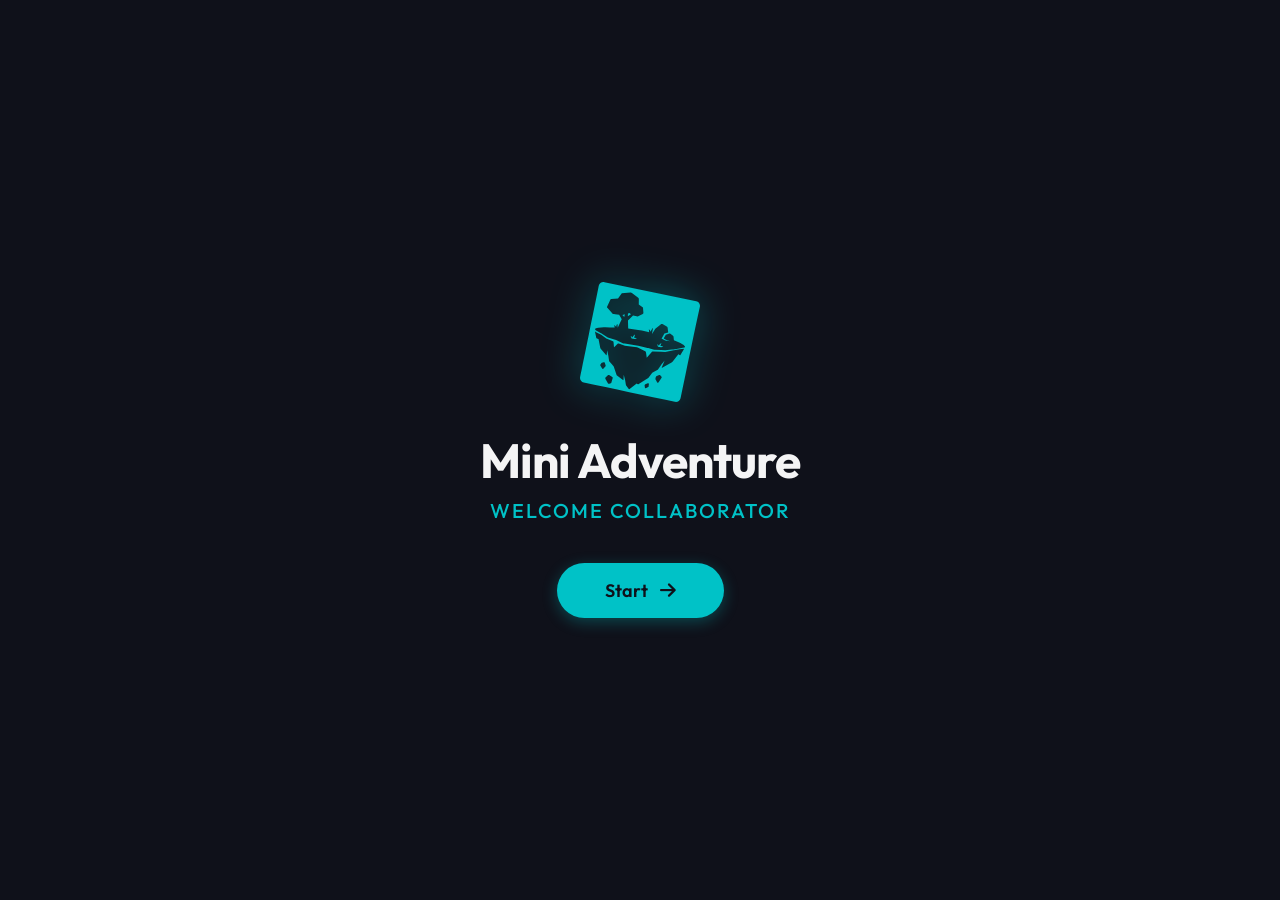
<file: index.html>
<!DOCTYPE html>
<html lang="en">
<head>
    <meta charset="UTF-8">
    <meta name="viewport" content="width=device-width, initial-scale=1.0">
    <title>Mini Adventure - Internal Hub</title>
    <link rel="stylesheet" href="style.css">
    <link rel="preconnect" href="https://fonts.googleapis.com">
    <link rel="preconnect" href="https://fonts.gstatic.com" crossorigin>
    <link href="https://fonts.googleapis.com/css2?family=Outfit:wght@300;400;500;600;700&display=swap" rel="stylesheet">
    <link rel="stylesheet" href="https://cdnjs.cloudflare.com/ajax/libs/font-awesome/6.4.0/css/all.min.css">
    <link rel="icon" type="image/svg+xml" href="favicon.svg">
    <style>
        body {
            display: flex;
            align-items: center;
            justify-content: center;
            height: 100vh;
            background: var(--bg-dark);
            font-family: 'Outfit', sans-serif;
            margin: 0;
            padding: 0;
            overflow: hidden;
        }
        .welcome-card {
            text-align: center;
            animation: fadeIn 0.8s ease-out;
        }
        .welcome-logo {
            width: 120px;
            height: 120px;
            margin-bottom: 24px;
            filter: drop-shadow(0 0 20px rgba(0, 194, 199, 0.4));
        }
        .welcome-title {
            color: var(--text-main);
            font-size: 48px;
            font-weight: 700;
            margin-bottom: 8px;
            letter-spacing: -1px;
        }
        .welcome-subtitle {
            color: var(--primary);
            font-size: 20px;
            font-weight: 500;
            margin-bottom: 40px;
            text-transform: uppercase;
            letter-spacing: 2px;
        }
        .start-btn {
            background: var(--primary);
            color: var(--bg-dark);
            border: none;
            padding: 16px 48px;
            border-radius: 50px;
            font-size: 18px;
            font-weight: 600;
            cursor: pointer;
            text-decoration: none;
            display: inline-flex;
            align-items: center;
            gap: 12px;
            transition: all 0.3s ease;
            box-shadow: 0 4px 15px rgba(0, 194, 199, 0.3);
        }
        .start-btn:hover {
            transform: translateY(-3px) scale(1.02);
            box-shadow: 0 8px 25px rgba(0, 194, 199, 0.5);
            background: var(--primary-hover);
        }
        @keyframes fadeIn {
            from { opacity: 0; transform: translateY(20px); }
            to { opacity: 1; transform: translateY(0); }
        }
    </style>
</head>
<body>
    <div class="welcome-card">
        <img src="favicon.svg" alt="Mini Adventure Logo" class="welcome-logo">
        <h1 class="welcome-title">Mini Adventure</h1>
        <p class="welcome-subtitle">Welcome Collaborator</p>
        
        <a href="dashboard.html" class="start-btn">
            Start <i class="fa-solid fa-arrow-right"></i>
        </a>
    </div>
</body>
</html>
</file>
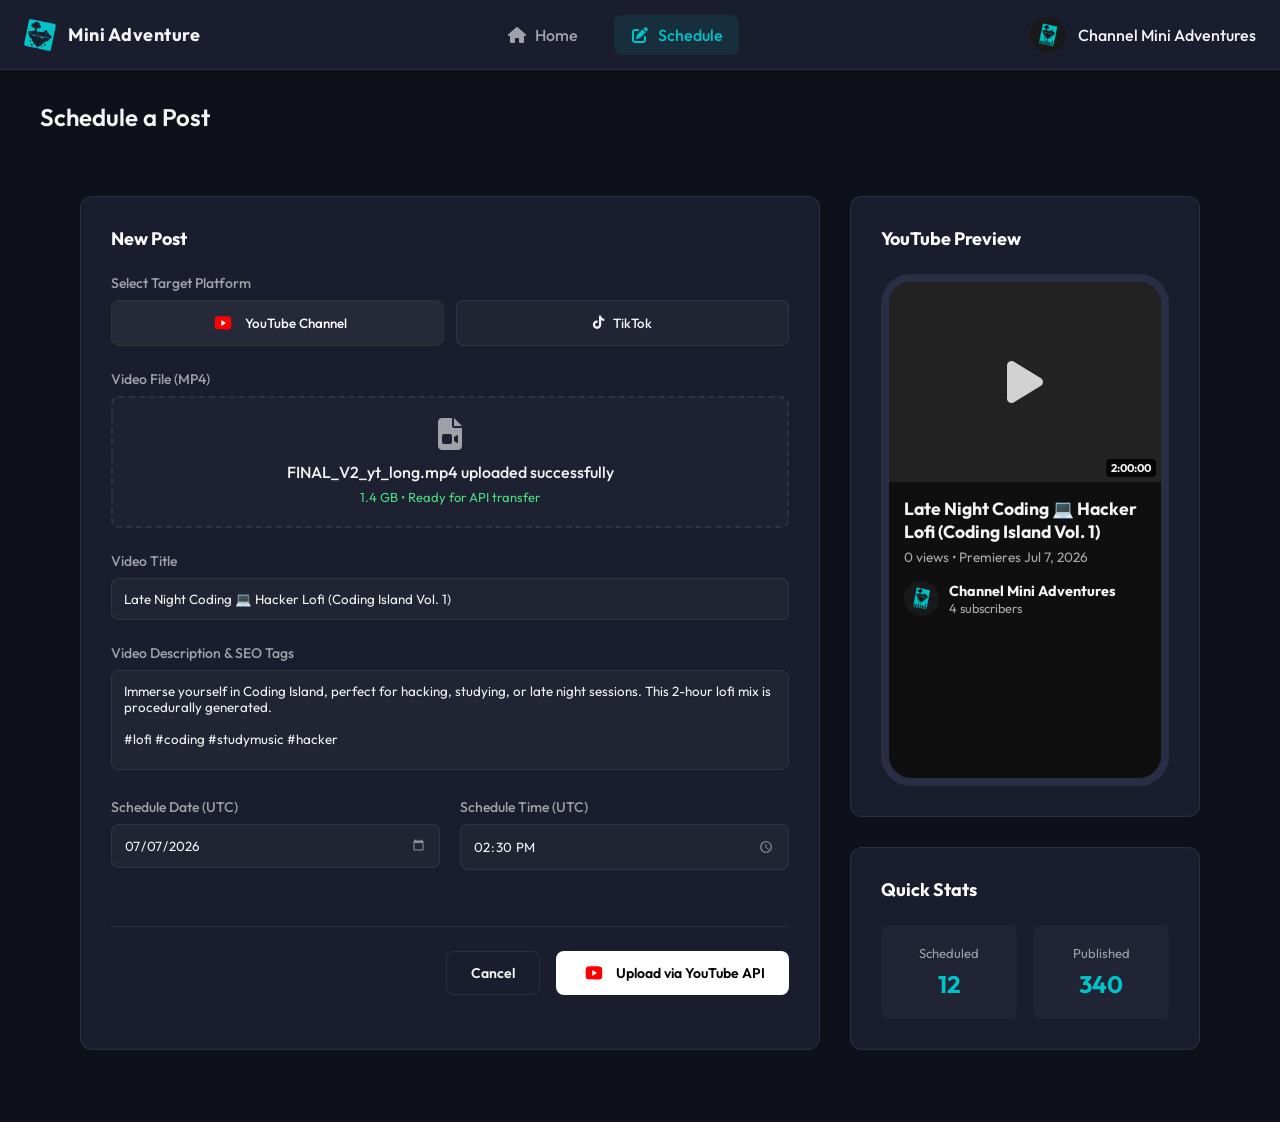
<file: dashboard.html>
<!DOCTYPE html>
<html lang="en">
<head>
    <meta charset="UTF-8">
    <meta name="viewport" content="width=device-width, initial-scale=1.0">
    <title>Mini Publisher - Dashboard</title>
    <link rel="stylesheet" href="style.css">
    <link rel="preconnect" href="https://fonts.googleapis.com">
    <link rel="preconnect" href="https://fonts.gstatic.com" crossorigin>
    <link href="https://fonts.googleapis.com/css2?family=Outfit:wght@300;400;500;600;700&display=swap" rel="stylesheet">
    <link rel="stylesheet" href="https://cdnjs.cloudflare.com/ajax/libs/font-awesome/6.4.0/css/all.min.css">
    <link rel="icon" type="image/svg+xml" href="favicon.svg">
</head>
<body>
    <!-- Top Header Navigation -->
    <header class="app-header">
        <div class="header-logo">
            <img src="favicon.svg" alt="Mini Publisher Logo" class="logo-img">
            <span class="logo-text">Mini Adventure</span>
        </div>
        <nav class="header-nav">
            <a href="index.html" class="nav-item"><i class="fa-solid fa-house"></i> Home</a>
            <a href="dashboard.html" class="nav-item active"><i class="fa-solid fa-pen-to-square"></i> Schedule</a>
        </nav>
        <div class="header-actions">
            <div class="user-profile">
                <img src="profile.png" alt="Channel Mini Adventures" class="avatar-img">
                <span>Channel Mini Adventures</span>
            </div>
        </div>
    </header>

    <div class="app-container no-sidebar">
        <!-- Main Content -->
        <main class="main-content">
            <header class="page-title">
                <h2>Schedule a Post</h2>
            </header>

            <div class="dashboard-grid">
                <!-- Post Composer -->
                <div class="card composer-card">
                    <h3>New Post</h3>
                    <form class="post-form">
                        <div class="form-group">
                            <label>Select Target Platform</label>
                            <div class="platform-selector">
                                <button type="button" class="platform-btn active" style="border-color: #333; color: #fff; background: rgba(255,255,255,0.05); display: flex; align-items: center; gap: 8px;">
                                    <svg viewBox="0 0 24 24" height="20" width="28" preserveAspectRatio="xMidYMid meet" focusable="false" style="display: block;">
                                      <path d="M21.582,6.186c-0.23-0.86-0.908-1.538-1.768-1.768C18.254,4,12,4,12,4S5.746,4,4.186,4.418 c-0.86,0.23-1.538,0.908-1.768,1.768C2,7.746,2,12,2,12s0,4.254,0.418,5.814c0.23,0.86,0.908,1.538,1.768,1.768 C5.746,20,12,20,12,20s6.254,0,7.814-0.418c0.86-0.23,1.538-0.908,1.768-1.768C22,16.254,22,12,22,12S22,7.746,21.582,6.186z" fill="#FF0000"></path>
                                      <path d="M10,15.464L15.5,12L10,8.536V15.464z" fill="#FFFFFF"></path>
                                    </svg>
                                    YouTube Channel
                                </button>
                                <button type="button" class="platform-btn"><i class="fa-brands fa-tiktok"></i> TikTok</button>
                            </div>
                        </div>

                        <div class="form-group">
                            <label>Video File (MP4)</label>
                            <div class="upload-area" style="padding: 20px;">
                                <i class="fa-solid fa-file-video"></i>
                                <p>FINAL_V2_yt_long.mp4 uploaded successfully</p>
                                <span style="color: #4ade80;">1.4 GB • Ready for API transfer</span>
                            </div>
                        </div>

                        <div class="form-group">
                            <label>Video Title</label>
                            <input type="text" value="Late Night Coding 💻 Hacker Lofi (Coding Island Vol. 1)" style="width: 100%; background: rgba(255,255,255,0.03); border: 1px solid var(--border); border-radius: 8px; padding: 12px; color: var(--text-main); font-family: inherit;">
                        </div>

                        <div class="form-group">
                            <label>Video Description & SEO Tags</label>
                            <textarea style="width: 100%; background: rgba(255,255,255,0.03); border: 1px solid var(--border); border-radius: 8px; padding: 12px; color: var(--text-main); font-family: inherit; height: 100px;">Immerse yourself in Coding Island, perfect for hacking, studying, or late night sessions. This 2-hour lofi mix is procedurally generated.

#lofi #coding #studymusic #hacker</textarea>
                        </div>

                        <div class="form-row">
                            <div class="form-group half">
                                <label>Schedule Date (UTC)</label>
                                <input type="date" value="2026-07-07">
                            </div>
                            <div class="form-group half">
                                <label>Schedule Time (UTC)</label>
                                <input type="time" value="14:30">
                            </div>
                        </div>

                        <div class="form-actions">
                            <button type="button" class="btn btn-secondary">Cancel</button>
                            <button type="button" id="upload-btn" onclick="startFakeUpload()" class="btn btn-primary" style="background: #ffffff; color: #000; display: flex; align-items: center; justify-content: center; gap: 8px; font-weight: 600;">
                                <svg viewBox="0 0 24 24" height="20" width="28" preserveAspectRatio="xMidYMid meet" focusable="false" style="display: block;">
                                  <path d="M21.582,6.186c-0.23-0.86-0.908-1.538-1.768-1.768C18.254,4,12,4,12,4S5.746,4,4.186,4.418 c-0.86,0.23-1.538,0.908-1.768,1.768C2,7.746,2,12,2,12s0,4.254,0.418,5.814c0.23,0.86,0.908,1.538,1.768,1.768 C5.746,20,12,20,12,20s6.254,0,7.814-0.418c0.86-0.23,1.538-0.908,1.768-1.768C22,16.254,22,12,22,12S22,7.746,21.582,6.186z" fill="#FF0000"></path>
                                  <path d="M10,15.464L15.5,12L10,8.536V15.464z" fill="#FFFFFF"></path>
                                </svg>
                                Upload via YouTube API
                            </button>
                        </div>
                    </form>
                </div>

                <!-- Right Column (Preview & Stats) -->
                <div class="right-col">
                    <div class="card preview-card">
                        <h3>YouTube Preview</h3>
                        <div class="phone-mockup" style="background: #0f0f0f; display: flex; flex-direction: column;">
                            <div class="phone-screen" style="padding: 0; display: flex; flex-direction: column; justify-content: flex-start;">
                                <div style="width: 100%; height: 200px; background: #222; display: flex; align-items: center; justify-content: center; position: relative;">
                                    <i class="fa-solid fa-play" style="font-size: 3rem; color: rgba(255,255,255,0.8);"></i>
                                    <div style="position: absolute; bottom: 5px; right: 5px; background: rgba(0,0,0,0.8); padding: 2px 5px; border-radius: 4px; font-size: 0.7rem; font-weight: bold;">2:00:00</div>
                                </div>
                                <div style="padding: 15px;">
                                    <h4 style="font-size: 1.1rem; margin-bottom: 5px;">Late Night Coding 💻 Hacker Lofi (Coding Island Vol. 1)</h4>
                                    <p style="color: #aaa; font-size: 0.85rem; margin-bottom: 15px;">0 views • Premieres Jul 7, 2026</p>
                                    <div style="display: flex; align-items: center; gap: 10px;">
                                        <img src="profile.png" alt="Channel" style="width: 35px; height: 35px; border-radius: 50%;">
                                        <div>
                                            <div style="font-weight: bold; font-size: 0.9rem;">Channel Mini Adventures</div>
                                            <div style="color: #aaa; font-size: 0.8rem;">4 subscribers</div>
                                        </div>
                                    </div>
                                </div>
                            </div>
                        </div>
                    </div>

                    <div class="card stats-card">
                        <h3>Quick Stats</h3>
                        <div class="stat-row">
                            <div class="stat-box">
                                <span>Scheduled</span>
                                <b>12</b>
                            </div>
                            <div class="stat-box">
                                <span>Published</span>
                                <b>340</b>
                            </div>
                        </div>
                    </div>
                </div>
            </div>
        </main>
    </div>
    <!-- Fake Terminal Modal -->
    <div id="terminal-modal" style="display: none; position: fixed; top: 0; left: 0; width: 100%; height: 100%; background: rgba(0,0,0,0.8); z-index: 9999; justify-content: center; align-items: center;">
        <div style="background: #000; width: 80%; max-width: 800px; height: 500px; border-radius: 8px; border: 1px solid #333; box-shadow: 0 10px 30px rgba(0,0,0,0.5); display: flex; flex-direction: column; overflow: hidden; font-family: monospace;">
            <div style="background: #111; padding: 10px 15px; border-bottom: 1px solid #333; display: flex; justify-content: space-between; align-items: center;">
                <span style="color: #888; font-size: 0.85rem;">mini_Operario - YouTube API Daemon</span>
                <div style="display: flex; gap: 8px;">
                    <div style="width: 12px; height: 12px; border-radius: 50%; background: #ff5f56;"></div>
                    <div style="width: 12px; height: 12px; border-radius: 50%; background: #ffbd2e;"></div>
                    <div style="width: 12px; height: 12px; border-radius: 50%; background: #27c93f;"></div>
                </div>
            </div>
            <div id="terminal-output" style="padding: 20px; color: #0f0; overflow-y: auto; flex: 1; font-size: 0.9rem; line-height: 1.5;">
            </div>
        </div>
    </div>

    <script>
        function startFakeUpload() {
            const btn = document.getElementById('upload-btn');
            btn.innerHTML = '<i class="fa-solid fa-circle-notch fa-spin"></i> Initializing API...';
            btn.style.opacity = '0.8';
            btn.style.pointerEvents = 'none';
            
            setTimeout(() => {
                btn.innerHTML = '<i class="fa-solid fa-check"></i> Command sent to background worker';
                btn.style.background = '#22c55e';
                btn.style.opacity = '1';
                
                setTimeout(runFakeTerminal, 800);
            }, 1500);
        }

        function runFakeTerminal() {
            const modal = document.getElementById('terminal-modal');
            const output = document.getElementById('terminal-output');
            modal.style.display = 'flex';
            
            const logs = [
                "root@mini-publisher:~# python run_operario.py --target youtube --force",
                "[INFO] Booting mini_Operario Publisher Daemon...",
                "[INFO] Loading OAuth2 credentials from client_secrets.json...",
                "[SUCCESS] Authenticated with YouTube Data API v3 as 'Channel Mini Adventures'.",
                "[INFO] Found pending video job: 'Late Night Coding 💻 Hacker Lofi (Coding Island Vol. 1)'",
                "[INFO] Resolving file path: F:/04 - Audiovisual/canal roblox/mini_adventure_v2/studio/library/coding/FINAL_V2_yt_long.mp4",
                "[INFO] File size: 1.4 GB. Initializing resumable upload session...",
                "[INFO] Uploading chunk 1/15 (0%)...",
                "[INFO] Uploading chunk 4/15 (26%)...",
                "[INFO] Uploading chunk 8/15 (53%)...",
                "[INFO] Uploading chunk 12/15 (80%)...",
                "[INFO] Uploading chunk 15/15 (100%)...",
                "[SUCCESS] Video payload transferred successfully.",
                "[INFO] Setting video metadata (Title, Description, Tags)...",
                "[INFO] Setting publication schedule to: 2026-07-07T14:30:00Z",
                "[SUCCESS] Video officially scheduled via YouTube API!",
                "[INFO] Video ID returned: xYz129aBc",
                "root@mini-publisher:~# _"
            ];

            let i = 0;
            output.innerHTML = "";
            
            function typeLine() {
                if (i < logs.length) {
                    const p = document.createElement('div');
                    p.style.marginBottom = "5px";
                    if (logs[i].includes("[SUCCESS]")) p.style.color = "#4ade80";
                    else if (logs[i].includes("root@")) p.style.color = "#fff";
                    else p.style.color = "#0f0";
                    
                    p.innerText = logs[i];
                    output.appendChild(p);
                    output.scrollTop = output.scrollHeight;
                    i++;
                    
                    // Simulate different speeds for different actions
                    let delay = 600;
                    if (logs[i-1].includes("chunk")) delay = 400; // fast upload chunks
                    else if (logs[i-1].includes("root@")) delay = 1500;
                    else if (logs[i-1].includes("API v3")) delay = 1200;
                    
                    setTimeout(typeLine, delay + Math.random() * 300);
                }
            }
            typeLine();
        }
    </script>
</body>
</html>
</file>
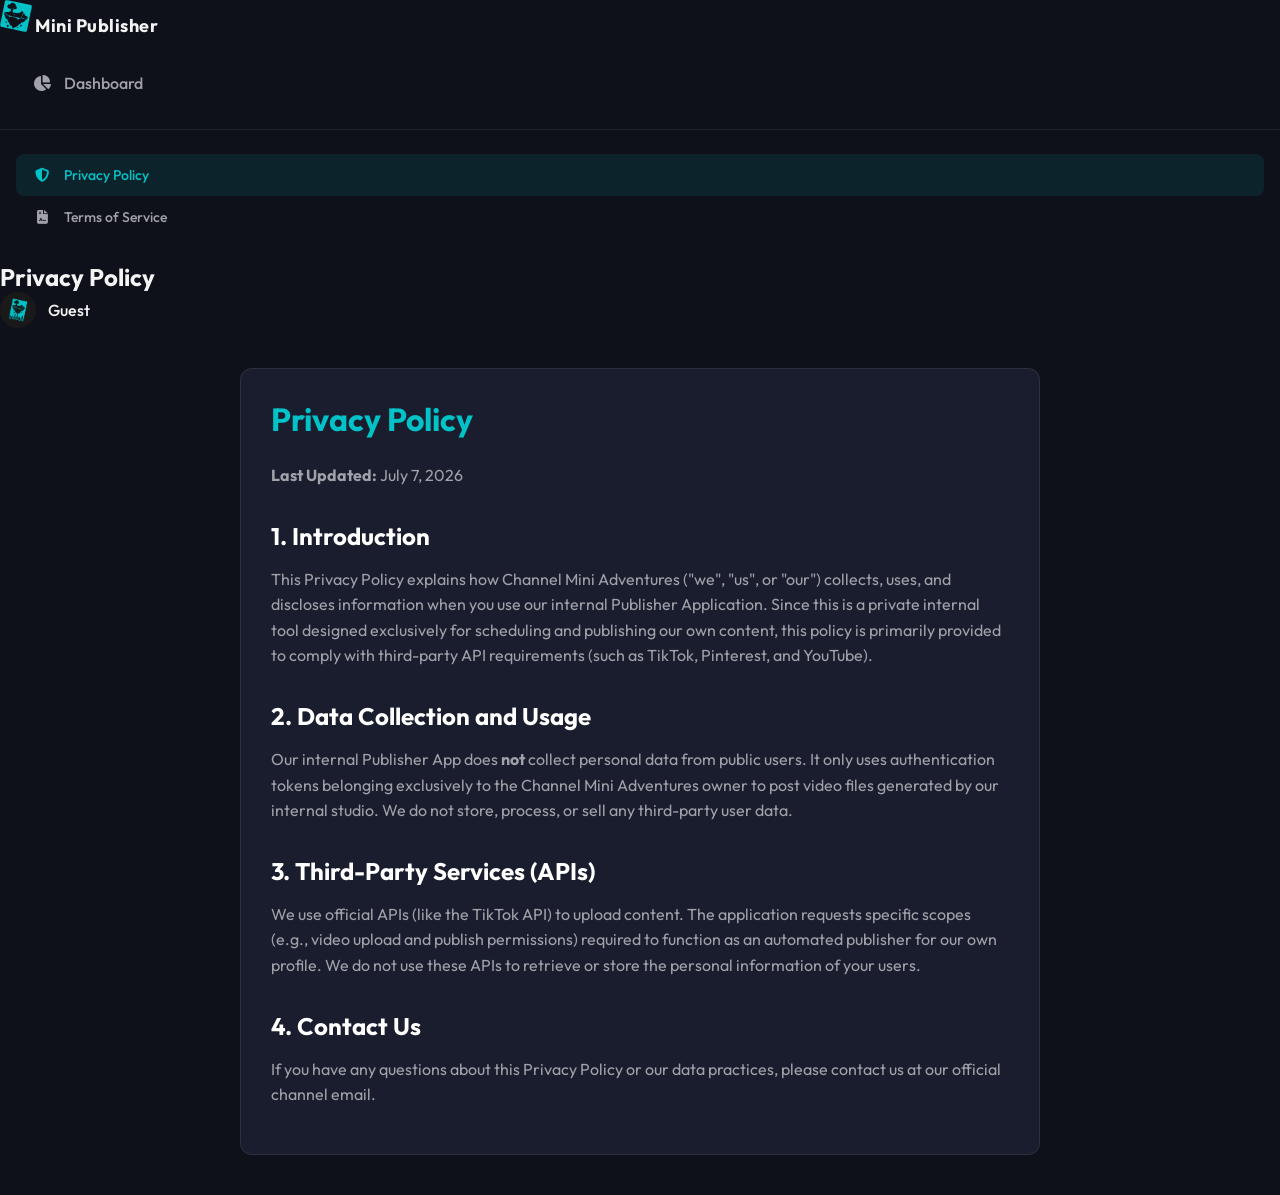
<file: privacy.html>
<!DOCTYPE html>
<html lang="en">
<head>
    <meta charset="UTF-8">
    <meta name="viewport" content="width=device-width, initial-scale=1.0">
    <title>Privacy Policy - Mini Publisher</title>
    <link rel="stylesheet" href="style.css">
    <link rel="preconnect" href="https://fonts.googleapis.com">
    <link rel="preconnect" href="https://fonts.gstatic.com" crossorigin>
    <link href="https://fonts.googleapis.com/css2?family=Outfit:wght@300;400;500;600;700&display=swap" rel="stylesheet">
    <link rel="stylesheet" href="https://cdnjs.cloudflare.com/ajax/libs/font-awesome/6.4.0/css/all.min.css">
    <link rel="icon" type="image/svg+xml" href="favicon.svg">
</head>
<body>
    <div class="app-container">
        <!-- Sidebar -->
        <aside class="sidebar">
            <div class="logo-area">
                <img src="favicon.svg" alt="Mini Publisher Logo" class="logo-img">
                <span class="logo-text">Mini Publisher</span>
            </div>
            
            <nav class="main-nav">
                <a href="index.html" class="nav-item"><i class="fa-solid fa-chart-pie"></i> Dashboard</a>
            </nav>

            <div class="sidebar-footer">
                <a href="privacy.html" class="nav-item active footer-link"><i class="fa-solid fa-shield-halved"></i> Privacy Policy</a>
                <a href="terms.html" class="nav-item footer-link"><i class="fa-solid fa-file-contract"></i> Terms of Service</a>
            </div>
        </aside>

        <!-- Main Content -->
        <main class="main-content">
            <header class="topbar">
                <h2>Privacy Policy</h2>
                <div class="user-profile">
                    <img src="profile.png" alt="Guest" class="avatar-img">
                    <span>Guest</span>
                </div>
            </header>

            <div class="doc-container card">
                <h1>Privacy Policy</h1>
                <p><strong>Last Updated:</strong> July 7, 2026</p>
                
                <h2>1. Introduction</h2>
                <p>This Privacy Policy explains how Channel Mini Adventures ("we", "us", or "our") collects, uses, and discloses information when you use our internal Publisher Application. Since this is a private internal tool designed exclusively for scheduling and publishing our own content, this policy is primarily provided to comply with third-party API requirements (such as TikTok, Pinterest, and YouTube).</p>

                <h2>2. Data Collection and Usage</h2>
                <p>Our internal Publisher App does <strong>not</strong> collect personal data from public users. It only uses authentication tokens belonging exclusively to the Channel Mini Adventures owner to post video files generated by our internal studio. We do not store, process, or sell any third-party user data.</p>

                <h2>3. Third-Party Services (APIs)</h2>
                <p>We use official APIs (like the TikTok API) to upload content. The application requests specific scopes (e.g., video upload and publish permissions) required to function as an automated publisher for our own profile. We do not use these APIs to retrieve or store the personal information of your users.</p>

                <h2>4. Contact Us</h2>
                <p>If you have any questions about this Privacy Policy or our data practices, please contact us at our official channel email.</p>
            </div>
        </main>
    </div>
</body>
</html>
</file>
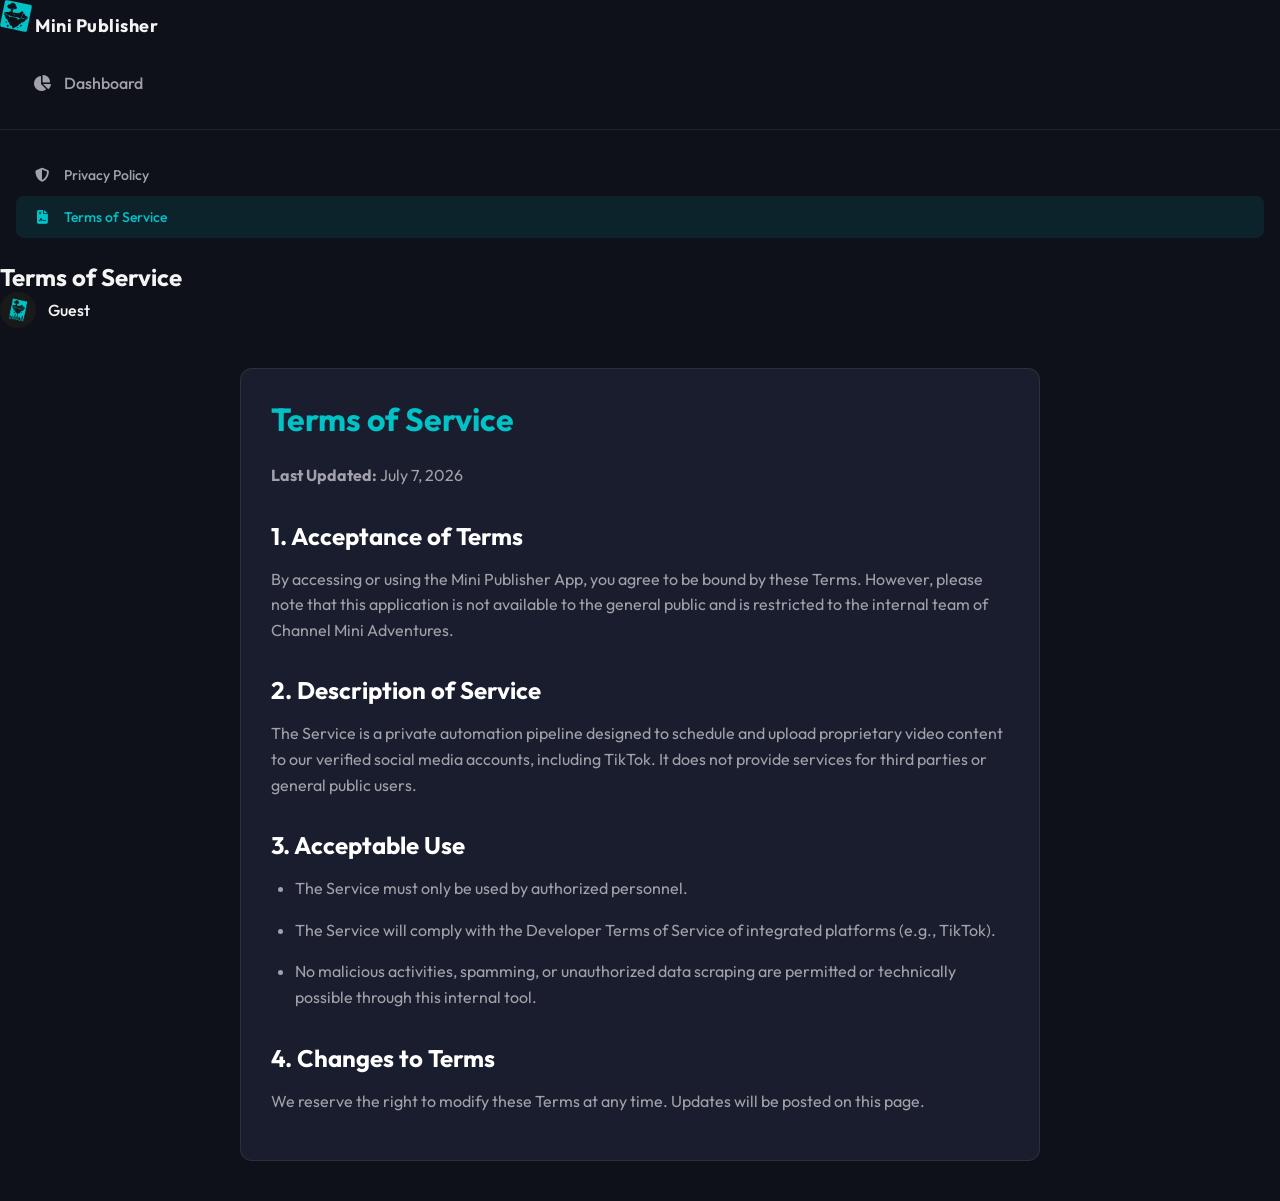
<file: terms.html>
<!DOCTYPE html>
<html lang="en">
<head>
    <meta charset="UTF-8">
    <meta name="viewport" content="width=device-width, initial-scale=1.0">
    <title>Terms of Service - Mini Publisher</title>
    <link rel="stylesheet" href="style.css">
    <link rel="preconnect" href="https://fonts.googleapis.com">
    <link rel="preconnect" href="https://fonts.gstatic.com" crossorigin>
    <link href="https://fonts.googleapis.com/css2?family=Outfit:wght@300;400;500;600;700&display=swap" rel="stylesheet">
    <link rel="stylesheet" href="https://cdnjs.cloudflare.com/ajax/libs/font-awesome/6.4.0/css/all.min.css">
    <link rel="icon" type="image/svg+xml" href="favicon.svg">
</head>
<body>
    <div class="app-container">
        <!-- Sidebar -->
        <aside class="sidebar">
            <div class="logo-area">
                <img src="favicon.svg" alt="Mini Publisher Logo" class="logo-img">
                <span class="logo-text">Mini Publisher</span>
            </div>
            
            <nav class="main-nav">
                <a href="index.html" class="nav-item"><i class="fa-solid fa-chart-pie"></i> Dashboard</a>
            </nav>

            <div class="sidebar-footer">
                <a href="privacy.html" class="nav-item footer-link"><i class="fa-solid fa-shield-halved"></i> Privacy Policy</a>
                <a href="terms.html" class="nav-item active footer-link"><i class="fa-solid fa-file-contract"></i> Terms of Service</a>
            </div>
        </aside>

        <!-- Main Content -->
        <main class="main-content">
            <header class="topbar">
                <h2>Terms of Service</h2>
                <div class="user-profile">
                    <img src="profile.png" alt="Guest" class="avatar-img">
                    <span>Guest</span>
                </div>
            </header>

            <div class="doc-container card">
                <h1>Terms of Service</h1>
                <p><strong>Last Updated:</strong> July 7, 2026</p>
                
                <h2>1. Acceptance of Terms</h2>
                <p>By accessing or using the Mini Publisher App, you agree to be bound by these Terms. However, please note that this application is not available to the general public and is restricted to the internal team of Channel Mini Adventures.</p>

                <h2>2. Description of Service</h2>
                <p>The Service is a private automation pipeline designed to schedule and upload proprietary video content to our verified social media accounts, including TikTok. It does not provide services for third parties or general public users.</p>

                <h2>3. Acceptable Use</h2>
                <ul>
                    <li>The Service must only be used by authorized personnel.</li>
                    <li>The Service will comply with the Developer Terms of Service of integrated platforms (e.g., TikTok).</li>
                    <li>No malicious activities, spamming, or unauthorized data scraping are permitted or technically possible through this internal tool.</li>
                </ul>

                <h2>4. Changes to Terms</h2>
                <p>We reserve the right to modify these Terms at any time. Updates will be posted on this page.</p>
            </div>
        </main>
    </div>
</body>
</html>
</file>
<file: style.css>
:root {
    --primary: #00c2c7;
    --primary-hover: #00a0a5;
    --bg-dark: #0f111a;
    --bg-card: #1a1d2d;
    --text-main: #f4f4f5;
    --text-muted: #a1a1aa;
    --border: rgba(255, 255, 255, 0.08);
}

* {
    margin: 0;
    padding: 0;
    box-sizing: border-box;
    font-family: 'Outfit', sans-serif;
}

body {
    background-color: var(--bg-dark);
    color: var(--text-main);
    min-height: 100vh;
}

.app-container {
    display: flex;
    flex-direction: column;
    min-height: 100vh;
}

/* Header Navbar */
.app-header {
    background: var(--bg-card);
    border-bottom: 1px solid var(--border);
    display: flex;
    align-items: center;
    justify-content: space-between;
    padding: 0 24px;
    height: 70px;
    position: sticky;
    top: 0;
    z-index: 100;
}

.header-logo {
    display: flex;
    align-items: center;
    gap: 12px;
}

.header-nav {
    display: flex;
    gap: 20px;
}

.header-nav .nav-item {
    padding: 10px 16px;
    text-decoration: none;
    color: var(--text-muted);
    font-weight: 500;
    display: flex;
    align-items: center;
    gap: 8px;
    border-radius: 8px;
    transition: all 0.2s;
}

.header-nav .nav-item:hover, .header-nav .nav-item.active {
    color: var(--primary);
    background: rgba(0, 194, 199, 0.1);
}

.header-actions {
    display: flex;
    align-items: center;
}

.no-sidebar .main-content {
    margin-left: 0;
    padding: 32px 40px;
    max-width: 1400px;
    margin: 0 auto;
    width: 100%;
}

.page-title {
    margin-bottom: 24px;
}
.page-title h2 {
    font-size: 24px;
    font-weight: 600;
}

/* Sidebar */

.logo-img {
    width: 32px;
    height: 32px;
    border-radius: 8px;
    object-fit: contain;
}

.logo-text {
    font-size: 18px;
    font-weight: 700;
    letter-spacing: 0.5px;
}

.main-nav {
    padding: 24px 16px;
    display: flex;
    flex-direction: column;
    gap: 8px;
    flex: 1;
}

.nav-item {
    display: flex;
    align-items: center;
    gap: 12px;
    padding: 12px 16px;
    color: var(--text-muted);
    text-decoration: none;
    border-radius: 8px;
    font-weight: 500;
    transition: all 0.2s ease;
}

.nav-item:hover, .nav-item.active {
    background: rgba(0, 194, 199, 0.1);
    color: var(--primary);
}

.nav-item i {
    width: 20px;
    text-align: center;
}

.sidebar-footer {
    padding: 24px 16px;
    border-top: 1px solid var(--border);
}

.footer-link {
    font-size: 14px;
}

/* Main Content */
.main-content {
    flex: 1;
    display: flex;
    flex-direction: column;
    overflow-y: auto;
}

.user-profile {
    display: flex;
    align-items: center;
    gap: 12px;
    font-weight: 500;
}

.avatar-img {
    width: 36px;
    height: 36px;
    border-radius: 50%;
    object-fit: cover;
}

.dashboard-grid {
    padding: 40px;
    display: grid;
    grid-template-columns: 1fr 350px;
    gap: 30px;
    max-width: 1400px;
}

.card {
    background: var(--bg-card);
    border: 1px solid var(--border);
    border-radius: 12px;
    padding: 30px;
}

.card h3 {
    margin-bottom: 24px;
    font-size: 18px;
    color: #fff;
}

/* Form Styles */
.form-group {
    margin-bottom: 24px;
}

.form-group label {
    display: block;
    margin-bottom: 8px;
    font-size: 14px;
    color: var(--text-muted);
    font-weight: 500;
}

.platform-selector {
    display: flex;
    gap: 12px;
}

.platform-btn {
    flex: 1;
    background: rgba(255,255,255,0.03);
    border: 1px solid var(--border);
    padding: 12px;
    border-radius: 8px;
    color: var(--text-main);
    cursor: pointer;
    font-family: inherit;
    font-weight: 500;
    display: flex;
    align-items: center;
    justify-content: center;
    gap: 8px;
    transition: all 0.2s;
}

.platform-btn.active {
    border-color: var(--primary);
    background: rgba(0, 194, 199, 0.1);
    color: var(--primary);
}

.upload-area {
    border: 2px dashed var(--border);
    border-radius: 8px;
    padding: 40px;
    text-align: center;
    background: rgba(255,255,255,0.02);
    cursor: pointer;
    transition: border-color 0.2s;
}

.upload-area:hover {
    border-color: var(--primary);
}

.upload-area i {
    font-size: 32px;
    color: var(--text-muted);
    margin-bottom: 12px;
}

.upload-area p {
    font-weight: 500;
    margin-bottom: 4px;
}

.upload-area span {
    font-size: 13px;
    color: var(--text-muted);
}

textarea {
    width: 100%;
    height: 120px;
    background: rgba(255,255,255,0.03);
    border: 1px solid var(--border);
    border-radius: 8px;
    padding: 16px;
    color: var(--text-main);
    font-family: inherit;
    resize: none;
}

textarea:focus, input:focus {
    outline: none;
    border-color: var(--primary);
}

.form-row {
    display: flex;
    gap: 20px;
}

.form-group.half {
    flex: 1;
}

input[type="date"], input[type="time"] {
    width: 100%;
    background: rgba(255,255,255,0.03);
    border: 1px solid var(--border);
    border-radius: 8px;
    padding: 12px;
    color: var(--text-main);
    font-family: inherit;
}

input[type="date"]::-webkit-calendar-picker-indicator,
input[type="time"]::-webkit-calendar-picker-indicator {
    filter: invert(1);
    opacity: 0.5;
    cursor: pointer;
}

.form-actions {
    display: flex;
    justify-content: flex-end;
    gap: 16px;
    margin-top: 32px;
    border-top: 1px solid var(--border);
    padding-top: 24px;
}

.btn {
    padding: 12px 24px;
    border-radius: 8px;
    font-family: inherit;
    font-weight: 600;
    cursor: pointer;
    border: none;
    display: flex;
    align-items: center;
    gap: 8px;
    font-size: 14px;
    transition: all 0.2s;
}

.btn-secondary {
    background: transparent;
    border: 1px solid var(--border);
    color: var(--text-main);
}

.btn-secondary:hover {
    background: rgba(255,255,255,0.05);
}

.btn-primary {
    background: var(--primary);
    color: #000;
}

.btn-primary:hover {
    background: var(--primary-hover);
}

/* Right Column */
.right-col {
    display: flex;
    flex-direction: column;
    gap: 30px;
}

.phone-mockup {
    width: 100%;
    aspect-ratio: 9/16;
    background: #000;
    border-radius: 30px;
    border: 8px solid #2a2e45;
    position: relative;
    overflow: hidden;
}

.tiktok-ui-placeholder {
    height: 100%;
    background: linear-gradient(45deg, #1a1a2e, #16213e);
    position: relative;
    display: flex;
    flex-direction: column;
    justify-content: space-between;
}

.tt-header {
    text-align: center;
    padding: 40px 20px 20px;
    color: #fff;
    font-size: 14px;
    opacity: 0.8;
}

.tt-side-actions {
    position: absolute;
    right: 12px;
    bottom: 100px;
    display: flex;
    flex-direction: column;
    gap: 20px;
}

.action-btn {
    width: 40px;
    height: 40px;
    background: rgba(0,0,0,0.4);
    border-radius: 50%;
    display: flex;
    align-items: center;
    justify-content: center;
    color: #fff;
}

.tt-bottom-info {
    padding: 20px;
    background: linear-gradient(transparent, rgba(0,0,0,0.8));
}

.tt-bottom-info h4 {
    margin-bottom: 8px;
    font-size: 15px;
}

.tt-bottom-info p {
    font-size: 13px;
    color: #eee;
}

.stat-row {
    display: flex;
    gap: 16px;
}

.stat-box {
    flex: 1;
    background: rgba(255,255,255,0.03);
    padding: 20px;
    border-radius: 8px;
    text-align: center;
}

.stat-box span {
    display: block;
    font-size: 13px;
    color: var(--text-muted);
    margin-bottom: 8px;
}

.stat-box b {
    font-size: 24px;
    color: var(--primary);
}

/* Legal Pages */
.doc-container {
    max-width: 800px;
    margin: 40px auto;
}

.doc-container h1 { color: var(--primary); margin-bottom: 24px; }
.doc-container h2 { margin: 32px 0 16px; color: #fff; }
.doc-container p, .doc-container li { color: var(--text-muted); line-height: 1.6; margin-bottom: 16px; }
.doc-container ul { padding-left: 24px; }
</file>
